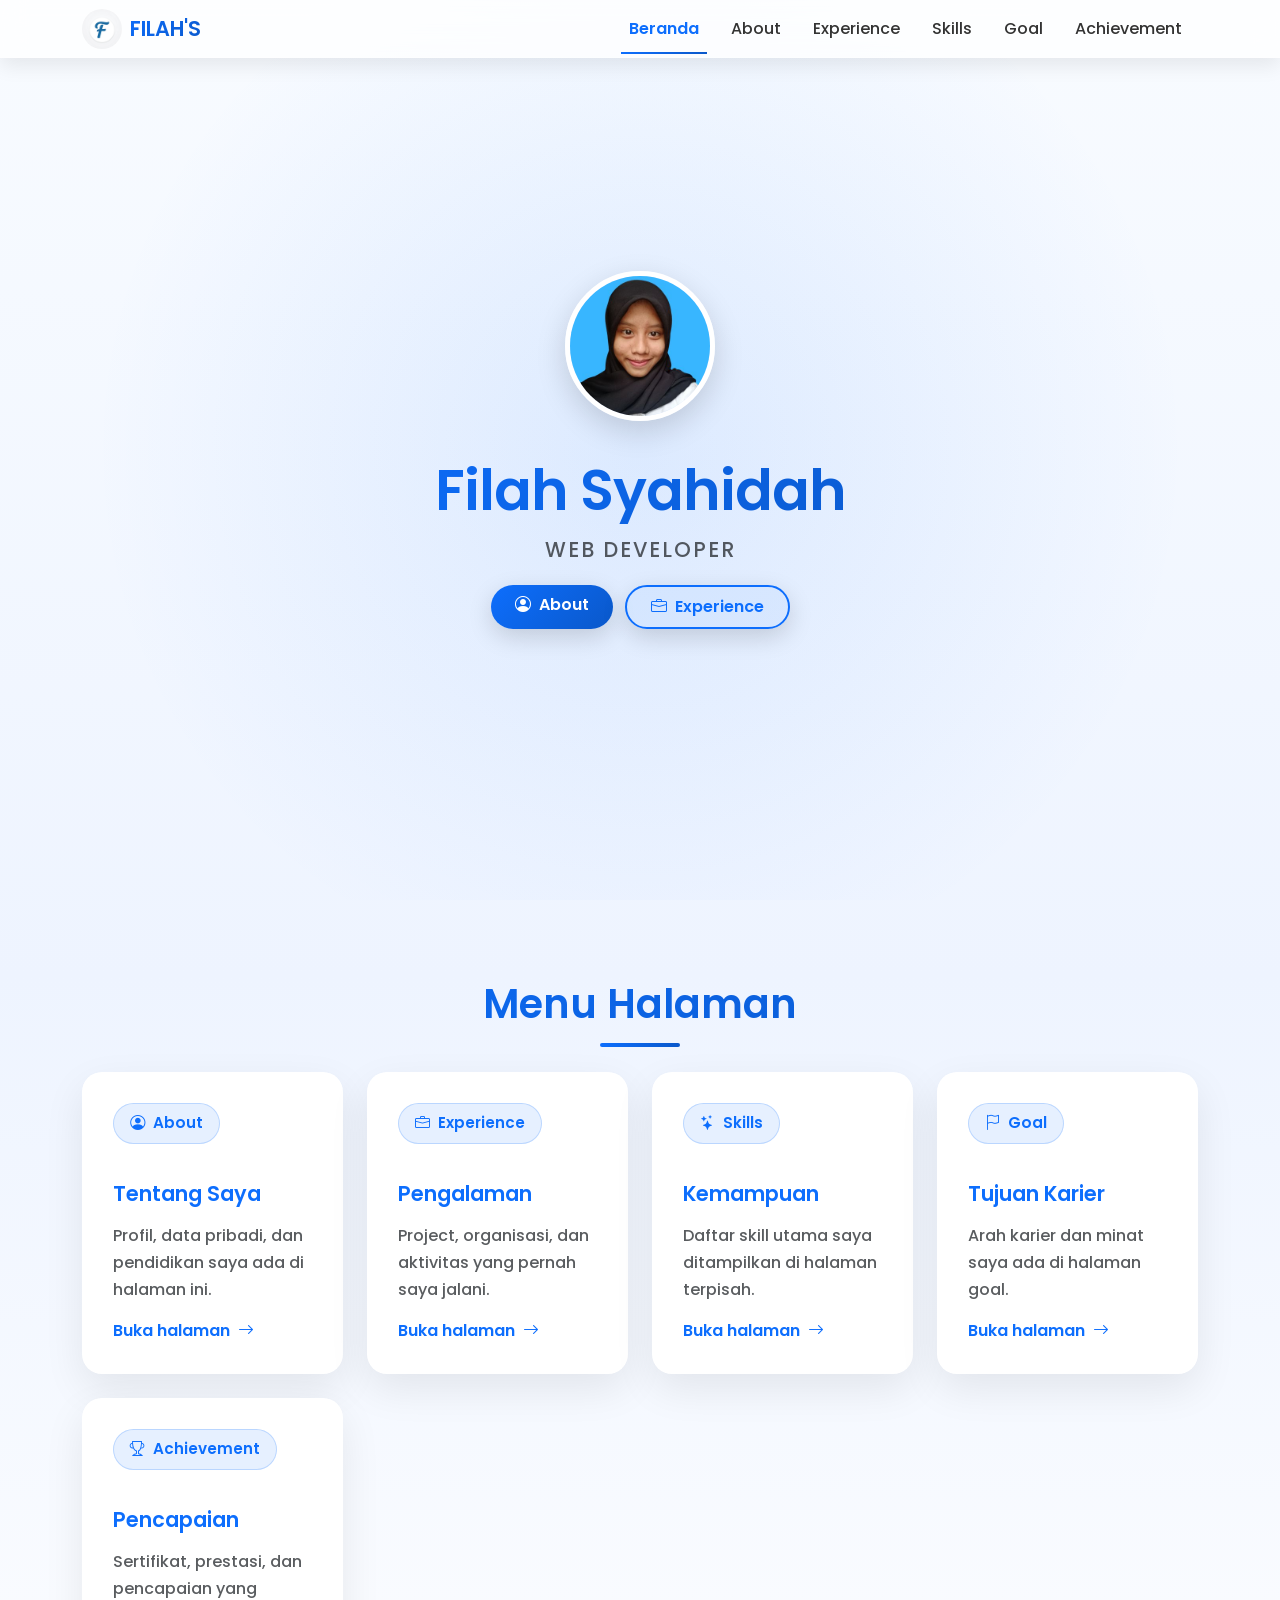
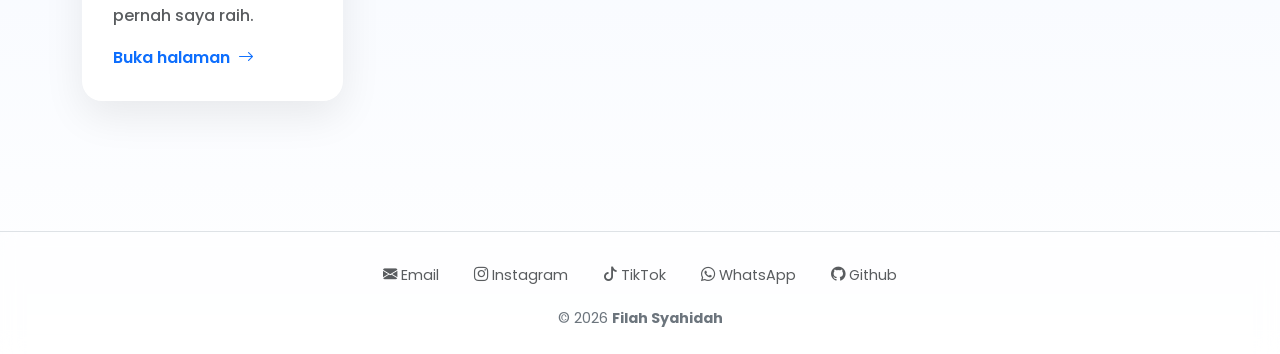
<file: index.html>
﻿<!DOCTYPE html>
<html lang="id">

<head>
    <meta charset="UTF-8">
    <meta name="viewport" content="width=device-width, initial-scale=1.0">
    <title>Portofolio | Filah'S</title>

    <link href="https://cdn.jsdelivr.net/npm/bootstrap@5.3.2/dist/css/bootstrap.min.css" rel="stylesheet">
    <link href="https://cdn.jsdelivr.net/npm/bootstrap-icons@1.11.1/font/bootstrap-icons.css" rel="stylesheet">
    <link href="https://fonts.googleapis.com/css2?family=Poppins:wght@300;400;500;600&display=swap" rel="stylesheet">
    <link rel="stylesheet" href="style.css">
    <link rel="icon" type="image/svg+xml" href="/favicon.svg?v=2">
    <link rel="shortcut icon" href="/favicon.svg?v=2">
    <link rel="apple-touch-icon" href="/favicon.svg?v=2">
</head>

<body>
    <nav class="navbar navbar-expand-lg navbar-light fixed-top">
        <div class="container">
            <img src="img/logo.png" alt="Logo" width="40" height="40" class="me-2 rounded-circle" onerror="this.onerror=null;this.src='img/fallback.svg';">
            <a class="navbar-brand active" href="index.html">FILAH'S</a>
            <button class="navbar-toggler" type="button" data-bs-toggle="collapse" data-bs-target="#navMenu">
                <span class="navbar-toggler-icon"></span>
            </button>
            <div class="collapse navbar-collapse" id="navMenu">
                <ul class="navbar-nav ms-auto">
                    <li class="nav-item"><a class="nav-link active" href="index.html">Beranda</a></li>
                    <li class="nav-item"><a class="nav-link" href="about.html">About</a></li>
                    <li class="nav-item"><a class="nav-link" href="experience.html">Experience</a></li>
                    <li class="nav-item"><a class="nav-link" href="skills.html">Skills</a></li>
                    <li class="nav-item"><a class="nav-link" href="goal.html">Goal</a></li>
                    <li class="nav-item"><a class="nav-link" href="achievement.html">Achievement</a></li>
                </ul>
            </div>
        </div>
    </nav>

    <section class="hero">
        <div class="container position-relative hero-text">
            <img src="img/filah.jpg" class="profile-img mb-3" alt="Foto Profil Filah Syahidah" onerror="this.onerror=null;this.src='img/fallback.svg';">
            <h2 class="fw-semibold">Filah Syahidah</h2>
            <p class="text-muted">Web Developer</p>

            <div class="hero-actions hero-btn">
                <a href="about.html" class="btn btn-primary btn-lg rounded-pill px-4 py-2">
                    <i class="bi bi-person-circle me-2"></i>About
                </a>
                <a href="experience.html" class="btn btn-outline-primary btn-lg rounded-pill px-4 py-2">
                    <i class="bi bi-briefcase me-2"></i>Experience
                </a>
            </div>
        </div>
    </section>

    <section>
        <div class="container">
            <h3 class="section-title">Menu Halaman</h3>
            <div class="row g-4">
                <div class="col-md-6 col-lg-3">
                    <div class="custom-card page-grid-card h-100">
                        <div class="page-badge"><i class="bi bi-person-circle"></i> About</div>
                        <h5 class="fw-semibold">Tentang Saya</h5>
                        <p class="text-muted mb-0">Profil, data pribadi, dan pendidikan saya ada di halaman ini.</p>
                        <a class="card-link" href="about.html">Buka halaman <i class="bi bi-arrow-right"></i></a>
                    </div>
                </div>
                <div class="col-md-6 col-lg-3">
                    <div class="custom-card page-grid-card h-100">
                        <div class="page-badge"><i class="bi bi-briefcase"></i> Experience</div>
                        <h5 class="fw-semibold">Pengalaman</h5>
                        <p class="text-muted mb-0">Project, organisasi, dan aktivitas yang pernah saya jalani.</p>
                        <a class="card-link" href="experience.html">Buka halaman <i class="bi bi-arrow-right"></i></a>
                    </div>
                </div>
                <div class="col-md-6 col-lg-3">
                    <div class="custom-card page-grid-card h-100">
                        <div class="page-badge"><i class="bi bi-stars"></i> Skills</div>
                        <h5 class="fw-semibold">Kemampuan</h5>
                        <p class="text-muted mb-0">Daftar skill utama saya ditampilkan di halaman terpisah.</p>
                        <a class="card-link" href="skills.html">Buka halaman <i class="bi bi-arrow-right"></i></a>
                    </div>
                </div>
                <div class="col-md-6 col-lg-3">
                    <div class="custom-card page-grid-card h-100">
                        <div class="page-badge"><i class="bi bi-flag"></i> Goal</div>
                        <h5 class="fw-semibold">Tujuan Karier</h5>
                        <p class="text-muted mb-0">Arah karier dan minat saya ada di halaman goal.</p>
                        <a class="card-link" href="goal.html">Buka halaman <i class="bi bi-arrow-right"></i></a>
                    </div>
                </div>
                <div class="col-md-6 col-lg-3">
    <div class="custom-card page-grid-card h-100">
        <div class="page-badge">
            <i class="bi bi-trophy"></i> Achievement
        </div>
        <h5 class="fw-semibold">Pencapaian</h5>
        <p class="text-muted mb-0">
            Sertifikat, prestasi, dan pencapaian yang pernah saya raih.
        </p>
        <a class="card-link" href="achievement.html">
            Buka halaman <i class="bi bi-arrow-right"></i>
        </a>
    </div>
                </div>
            </div>
        </div>
    </section>

    <footer>
        <div class="mt-2">
            <a href="mailto:filahsyhd@gmail.com" class="text-decoration-none text-muted me-3">
                <i class="bi bi-envelope-fill"></i> Email
            </a>
            <a href="https://www.instagram.com/qtiepyiee/" target="_blank" class="text-decoration-none text-muted me-3">
                <i class="bi bi-instagram"></i> Instagram
            </a>
            <a href="https://www.tiktok.com/@fillahhh__" target="_blank" class="text-decoration-none text-muted me-3">
                <i class="bi bi-tiktok"></i> TikTok
            </a>
            <a href="https://wa.me/6282249511051" target="_blank" class="text-decoration-none text-muted me-3">
                <i class="bi bi-whatsapp"></i> WhatsApp
            </a>
            <a href="https://github.com/filah-syahidah" target="_blank" class="text-decoration-none text-muted me-3">
                <i class="bi bi-github"></i> Github
            </a>
        </div>
        <br>
        © 2026 <strong>Filah Syahidah</strong>
    </footer>

    <script src="https://cdn.jsdelivr.net/npm/bootstrap@5.3.2/dist/js/bootstrap.bundle.min.js"></script>
</body>

</html>
</file>
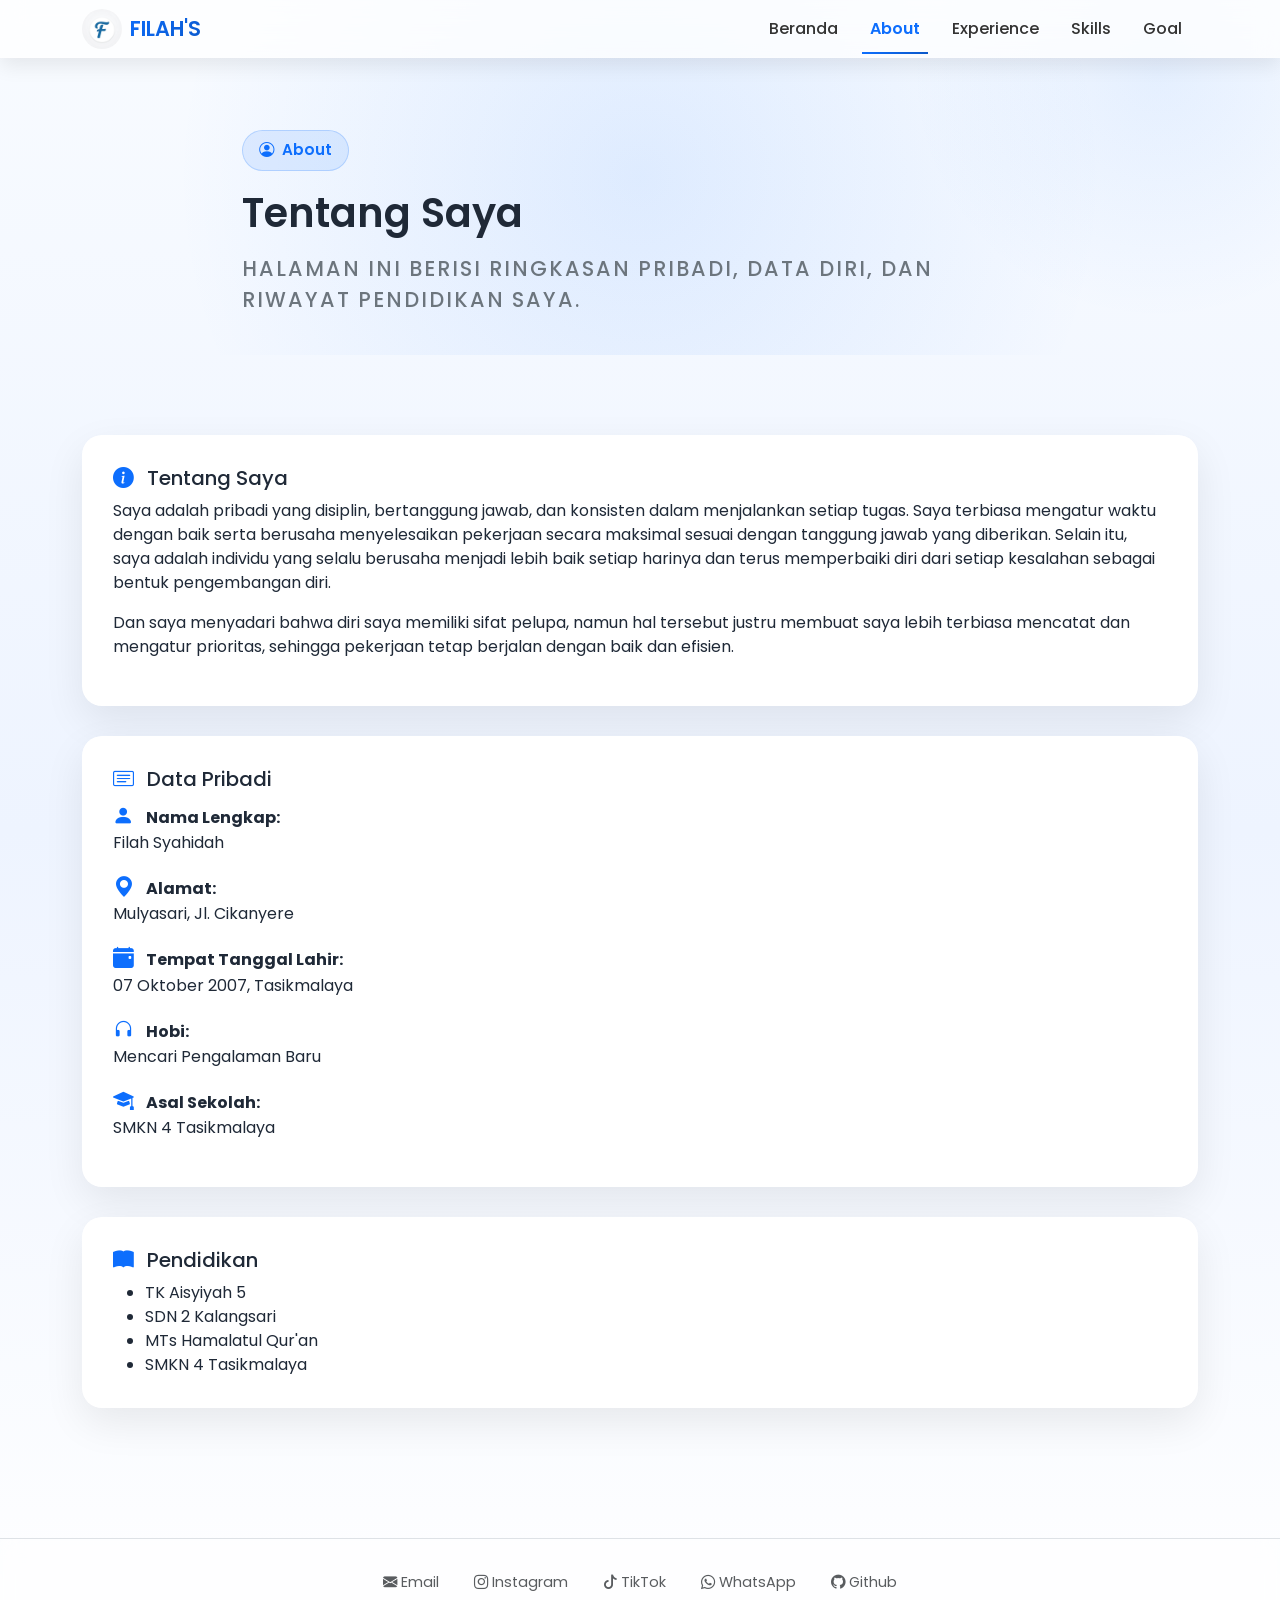
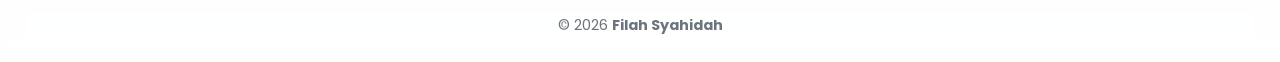
<file: about.html>
<!DOCTYPE html>
<html lang="id">

<head>
    <meta charset="UTF-8">
    <meta name="viewport" content="width=device-width, initial-scale=1.0">
    <title>About | Filah'S</title>
    <link href="https://cdn.jsdelivr.net/npm/bootstrap@5.3.2/dist/css/bootstrap.min.css" rel="stylesheet">
    <link href="https://cdn.jsdelivr.net/npm/bootstrap-icons@1.11.1/font/bootstrap-icons.css" rel="stylesheet">
    <link href="https://fonts.googleapis.com/css2?family=Poppins:wght@300;400;500;600&display=swap" rel="stylesheet">
    <link rel="stylesheet" href="style.css">
    <link rel="icon" type="image/svg+xml" href="/favicon.svg?v=2">
    <link rel="shortcut icon" href="/favicon.svg?v=2">
    <link rel="apple-touch-icon" href="/favicon.svg?v=2">
</head>

<body>
    <nav class="navbar navbar-expand-lg navbar-light fixed-top">
        <div class="container">
            <img src="img/logo.png" alt="Logo" width="40" height="40" class="me-2 rounded-circle" onerror="this.onerror=null;this.src='img/fallback.svg';">
            <a class="navbar-brand" href="index.html">FILAH'S</a>
            <button class="navbar-toggler" type="button" data-bs-toggle="collapse" data-bs-target="#navMenu">
                <span class="navbar-toggler-icon"></span>
            </button>
            <div class="collapse navbar-collapse" id="navMenu">
                <ul class="navbar-nav ms-auto">
                    <li class="nav-item"><a class="nav-link" href="index.html">Beranda</a></li>
                    <li class="nav-item"><a class="nav-link active" href="about.html">About</a></li>
                    <li class="nav-item"><a class="nav-link" href="experience.html">Experience</a></li>
                    <li class="nav-item"><a class="nav-link" href="skills.html">Skills</a></li>
                    <li class="nav-item"><a class="nav-link" href="goal.html">Goal</a></li>
                </ul>
            </div>
        </div>
    </nav>

    <section class="hero page-hero">
        <div class="container hero-copy">
            <div class="page-badge"><i class="bi bi-person-circle"></i> About</div>
            <h1 class="fw-semibold mb-3">Tentang Saya</h1>
            <p class="text-secondary mb-0">
                Halaman ini berisi ringkasan pribadi, data diri, dan riwayat pendidikan saya.
            </p>
        </div>
    </section>

    <section>
        <div class="container">
            <div class="section-box">
                <h5><i class="bi bi-info-circle-fill"></i> Tentang Saya</h5>
                <p>
                    Saya adalah pribadi yang disiplin, bertanggung jawab, dan konsisten dalam menjalankan setiap tugas. Saya terbiasa mengatur waktu dengan baik serta berusaha menyelesaikan pekerjaan secara maksimal sesuai dengan tanggung jawab yang diberikan. Selain itu, saya adalah individu yang selalu berusaha menjadi lebih baik setiap harinya dan terus memperbaiki diri dari setiap kesalahan sebagai bentuk pengembangan diri.
                </p>
                <p>
                    Dan saya menyadari bahwa diri saya memiliki sifat pelupa, namun hal tersebut justru membuat saya lebih terbiasa mencatat dan mengatur prioritas, sehingga pekerjaan tetap berjalan dengan baik dan efisien.
                </p>
            </div>

            <div class="section-box">
                <h5><i class="bi bi-card-text"></i> Data Pribadi</h5>
                <p><i class="bi bi-person-fill"></i> <strong>Nama Lengkap:</strong><br>Filah Syahidah</p>
                <p><i class="bi bi-geo-alt-fill"></i> <strong>Alamat:</strong><br>Mulyasari, Jl. Cikanyere</p>
                <p><i class="bi bi-calendar-event-fill"></i> <strong>Tempat Tanggal Lahir:</strong><br>07 Oktober 2007, Tasikmalaya</p>
                <p><i class="bi bi-headphones"></i> <strong>Hobi:</strong><br>Mencari Pengalaman Baru</p>
                <p><i class="bi bi-mortarboard-fill"></i> <strong>Asal Sekolah:</strong><br>SMKN 4 Tasikmalaya</p>
            </div>

            <div class="section-box mb-0">
                <h5><i class="bi bi-book-fill"></i> Pendidikan</h5>
                <ul class="mb-0">
                    <li>TK Aisyiyah 5</li>
                    <li>SDN 2 Kalangsari</li>
                    <li>MTs Hamalatul Qur'an</li>
                    <li>SMKN 4 Tasikmalaya</li>
                </ul>
            </div>
        </div>
    </section>

    <footer>
        <div class="mt-2">
            <a href="mailto:filahsyhd@gmail.com" class="text-decoration-none text-muted me-3"><i class="bi bi-envelope-fill"></i> Email</a>
            <a href="https://www.instagram.com/qtiepyiee/" target="_blank" class="text-decoration-none text-muted me-3"><i class="bi bi-instagram"></i> Instagram</a>
            <a href="https://www.tiktok.com/@fillahhh__" target="_blank" class="text-decoration-none text-muted me-3"><i class="bi bi-tiktok"></i> TikTok</a>
            <a href="https://wa.me/6282249511051" target="_blank" class="text-decoration-none text-muted me-3"><i class="bi bi-whatsapp"></i> WhatsApp</a>
            <a href="https://github.com/filah-syahidah" target="_blank" class="text-decoration-none text-muted me-3"><i class="bi bi-github"></i> Github</a>
        </div>
        <br>
        © 2026 <strong>Filah Syahidah</strong>
    </footer>

    <script src="https://cdn.jsdelivr.net/npm/bootstrap@5.3.2/dist/js/bootstrap.bundle.min.js"></script>
</body>

</html>
</file>
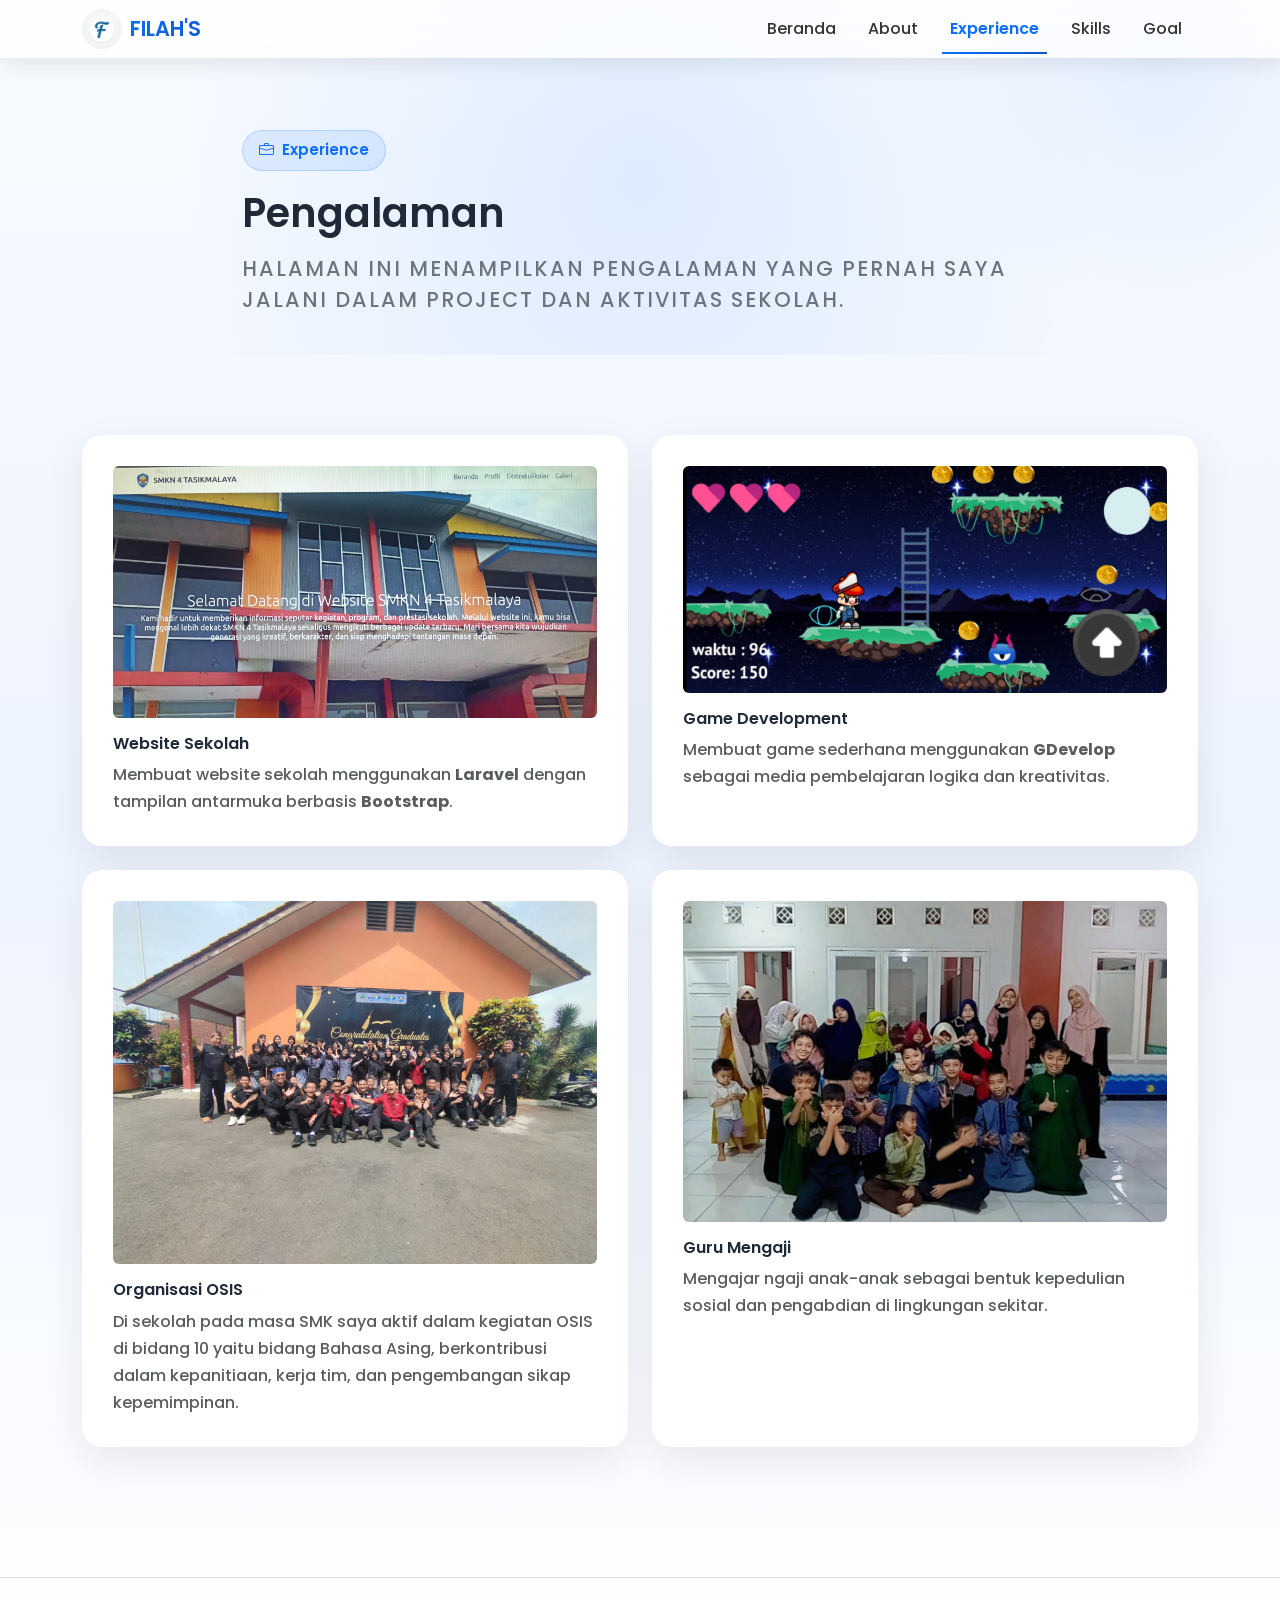
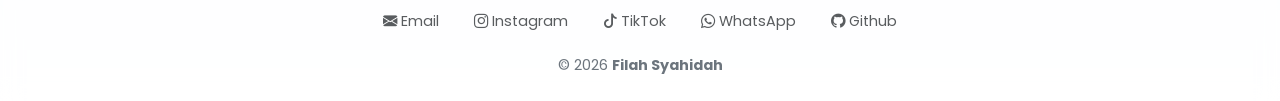
<file: experience.html>
<!DOCTYPE html>
<html lang="id">

<head>
    <meta charset="UTF-8">
    <meta name="viewport" content="width=device-width, initial-scale=1.0">
    <title>Experience | Filah'S</title>
    <link href="https://cdn.jsdelivr.net/npm/bootstrap@5.3.2/dist/css/bootstrap.min.css" rel="stylesheet">
    <link href="https://cdn.jsdelivr.net/npm/bootstrap-icons@1.11.1/font/bootstrap-icons.css" rel="stylesheet">
    <link href="https://fonts.googleapis.com/css2?family=Poppins:wght@300;400;500;600&display=swap" rel="stylesheet">
    <link rel="stylesheet" href="style.css">
    <link rel="icon" type="image/svg+xml" href="/favicon.svg?v=2">
    <link rel="shortcut icon" href="/favicon.svg?v=2">
    <link rel="apple-touch-icon" href="/favicon.svg?v=2">
</head>

<body>
    <nav class="navbar navbar-expand-lg navbar-light fixed-top">
        <div class="container">
            <img src="img/logo.png" alt="Logo" width="40" height="40" class="me-2 rounded-circle" onerror="this.onerror=null;this.src='img/fallback.svg';">
            <a class="navbar-brand" href="index.html">FILAH'S</a>
            <button class="navbar-toggler" type="button" data-bs-toggle="collapse" data-bs-target="#navMenu">
                <span class="navbar-toggler-icon"></span>
            </button>
            <div class="collapse navbar-collapse" id="navMenu">
                <ul class="navbar-nav ms-auto">
                    <li class="nav-item"><a class="nav-link" href="index.html">Beranda</a></li>
                    <li class="nav-item"><a class="nav-link" href="about.html">About</a></li>
                    <li class="nav-item"><a class="nav-link active" href="experience.html">Experience</a></li>
                    <li class="nav-item"><a class="nav-link" href="skills.html">Skills</a></li>
                    <li class="nav-item"><a class="nav-link" href="goal.html">Goal</a></li>
                </ul>
            </div>
        </div>
    </nav>

    <section class="hero page-hero">
        <div class="container hero-copy">
            <div class="page-badge"><i class="bi bi-briefcase"></i> Experience</div>
            <h1 class="fw-semibold mb-3">Pengalaman</h1>
            <p class="text-secondary mb-0">
                Halaman ini menampilkan pengalaman yang pernah saya jalani dalam project dan aktivitas sekolah.
            </p>
        </div>
    </section>

    <section>
        <div class="container">
            <div class="row g-4">
                <div class="col-md-6">
                    <div class="custom-card h-100">
                        <img src="img/website-sekolah.jpg" class="img-fluid rounded mb-3" alt="Website Sekolah" onerror="this.onerror=null;this.src='img/fallback.svg';">
                        <h6 class="fw-semibold">Website Sekolah</h6>
                        <p class="text-muted mb-0">
                            Membuat website sekolah menggunakan <strong>Laravel</strong> dengan tampilan antarmuka berbasis <strong>Bootstrap</strong>.
                        </p>
                    </div>
                </div>

                <div class="col-md-6">
                    <div class="custom-card h-100">
                        <img src="img/game-unity.jpg" class="img-fluid rounded mb-3" alt="Game Unity & GDevelop" onerror="this.onerror=null;this.src='img/fallback.svg';">
                        <h6 class="fw-semibold">Game Development</h6>
                        <p class="text-muted mb-0">
                            Membuat game sederhana menggunakan <strong>GDevelop</strong> sebagai media pembelajaran logika dan kreativitas.
                        </p>
                    </div>
                </div>

                <div class="col-md-6">
                    <div class="custom-card h-100">
                        <img src="img/osis.jpg" class="img-fluid rounded mb-3" alt="Organisasi OSIS" onerror="this.onerror=null;this.src='img/fallback.svg';">
                        <h6 class="fw-semibold">Organisasi OSIS</h6>
                        <p class="text-muted mb-0">
                            Di sekolah pada masa SMK saya aktif dalam kegiatan OSIS di bidang 10 yaitu bidang Bahasa Asing, berkontribusi dalam kepanitiaan, kerja tim, dan pengembangan sikap kepemimpinan.
                        </p>
                    </div>
                </div>

                <div class="col-md-6">
                    <div class="custom-card h-100">
                        <img src="img/ngaji.jpg" class="img-fluid rounded mb-3" alt="Guru Mengaji" onerror="this.onerror=null;this.src='img/fallback.svg';">
                        <h6 class="fw-semibold">Guru Mengaji</h6>
                        <p class="text-muted mb-0">
                            Mengajar ngaji anak-anak sebagai bentuk kepedulian sosial dan pengabdian di lingkungan sekitar.
                        </p>
                    </div>
                </div>
            </div>
        </div>
    </section>

    <footer>
        <div class="mt-2">
            <a href="mailto:filahsyhd@gmail.com" class="text-decoration-none text-muted me-3"><i class="bi bi-envelope-fill"></i> Email</a>
            <a href="https://www.instagram.com/qtiepyiee/" target="_blank" class="text-decoration-none text-muted me-3"><i class="bi bi-instagram"></i> Instagram</a>
            <a href="https://www.tiktok.com/@fillahhh__" target="_blank" class="text-decoration-none text-muted me-3"><i class="bi bi-tiktok"></i> TikTok</a>
            <a href="https://wa.me/6282249511051" target="_blank" class="text-decoration-none text-muted me-3"><i class="bi bi-whatsapp"></i> WhatsApp</a>
            <a href="https://github.com/filah-syahidah" target="_blank" class="text-decoration-none text-muted me-3"><i class="bi bi-github"></i> Github</a>
        </div>
        <br>
        © 2026 <strong>Filah Syahidah</strong>
    </footer>

    <script src="https://cdn.jsdelivr.net/npm/bootstrap@5.3.2/dist/js/bootstrap.bundle.min.js"></script>
</body>

</html>
</file>
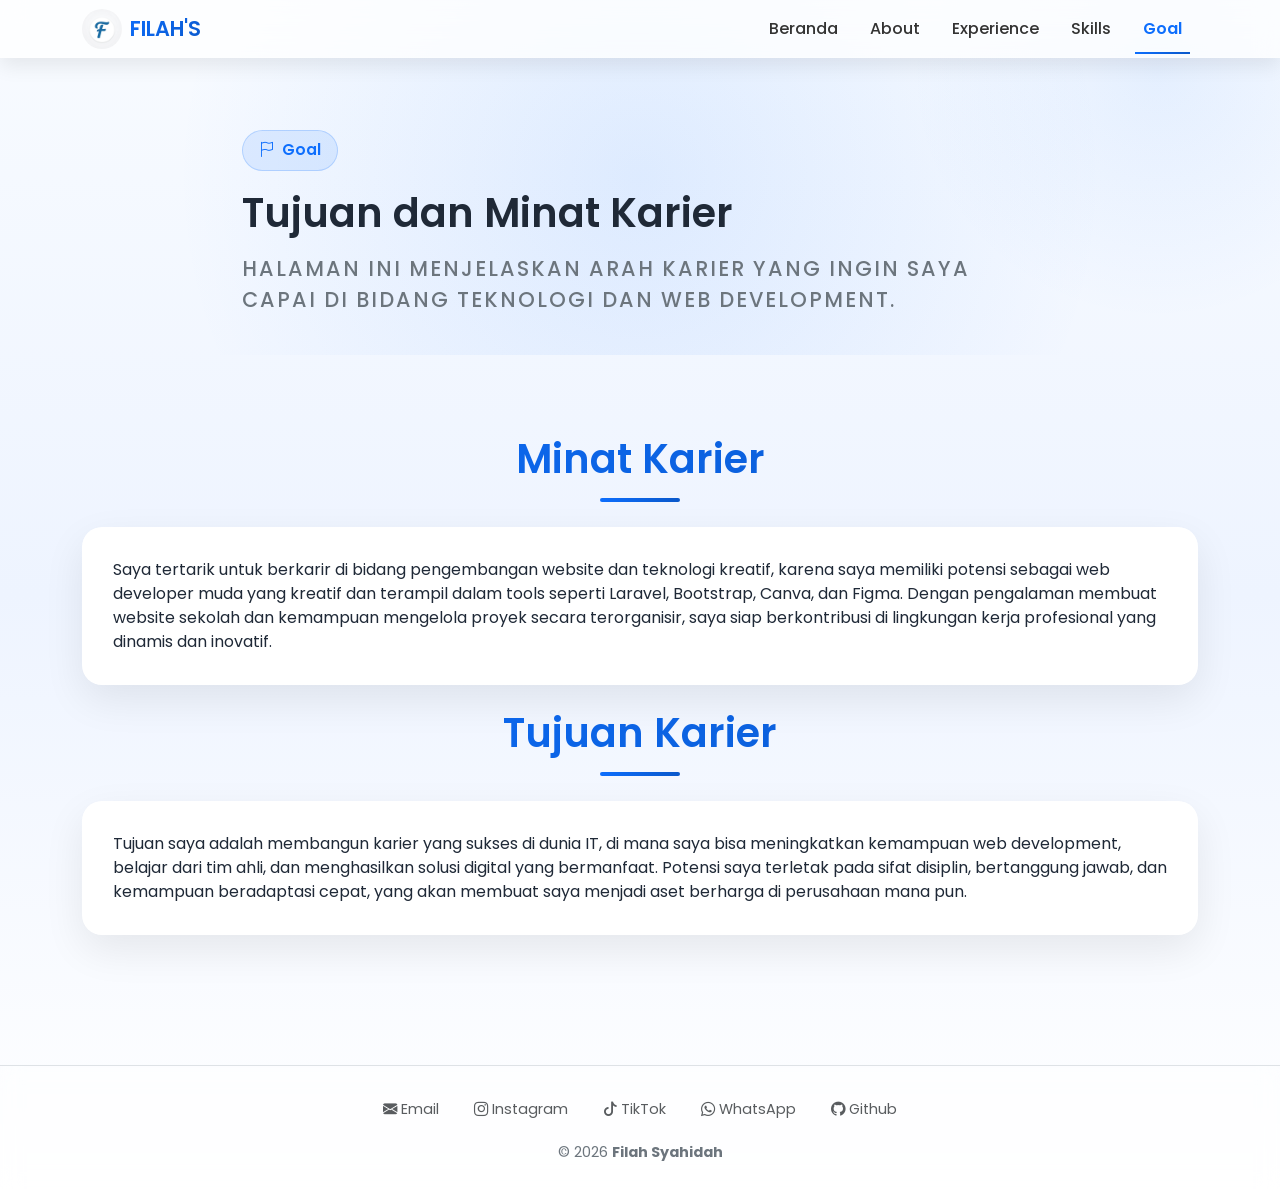
<file: goal.html>
<!DOCTYPE html>
<html lang="id">

<head>
    <meta charset="UTF-8">
    <meta name="viewport" content="width=device-width, initial-scale=1.0">
    <title>Goal | Filah'S</title>
    <link href="https://cdn.jsdelivr.net/npm/bootstrap@5.3.2/dist/css/bootstrap.min.css" rel="stylesheet">
    <link href="https://cdn.jsdelivr.net/npm/bootstrap-icons@1.11.1/font/bootstrap-icons.css" rel="stylesheet">
    <link href="https://fonts.googleapis.com/css2?family=Poppins:wght@300;400;500;600&display=swap" rel="stylesheet">
    <link rel="stylesheet" href="style.css">
    <link rel="icon" type="image/svg+xml" href="/favicon.svg?v=2">
    <link rel="shortcut icon" href="/favicon.svg?v=2">
    <link rel="apple-touch-icon" href="/favicon.svg?v=2">
</head>

<body>
    <nav class="navbar navbar-expand-lg navbar-light fixed-top">
        <div class="container">
            <img src="img/logo.png" alt="Logo" width="40" height="40" class="me-2 rounded-circle" onerror="this.onerror=null;this.src='img/fallback.svg';">
            <a class="navbar-brand" href="index.html">FILAH'S</a>
            <button class="navbar-toggler" type="button" data-bs-toggle="collapse" data-bs-target="#navMenu">
                <span class="navbar-toggler-icon"></span>
            </button>
            <div class="collapse navbar-collapse" id="navMenu">
                <ul class="navbar-nav ms-auto">
                    <li class="nav-item"><a class="nav-link" href="index.html">Beranda</a></li>
                    <li class="nav-item"><a class="nav-link" href="about.html">About</a></li>
                    <li class="nav-item"><a class="nav-link" href="experience.html">Experience</a></li>
                    <li class="nav-item"><a class="nav-link" href="skills.html">Skills</a></li>
                    <li class="nav-item"><a class="nav-link active" href="goal.html">Goal</a></li>
                </ul>
            </div>
        </div>
    </nav>

    <section class="hero page-hero">
        <div class="container hero-copy">
            <div class="page-badge"><i class="bi bi-flag"></i> Goal</div>
            <h1 class="fw-semibold mb-3">Tujuan dan Minat Karier</h1>
            <p class="text-secondary mb-0">
                Halaman ini menjelaskan arah karier yang ingin saya capai di bidang teknologi dan web development.
            </p>
        </div>
    </section>

    <section>
        <div class="container">
            <h5 class="section-title">Minat Karier</h5>
            <div class="custom-card mb-4">
                Saya tertarik untuk berkarir di bidang pengembangan website dan teknologi kreatif, karena saya memiliki potensi sebagai web developer muda yang kreatif dan terampil dalam tools seperti Laravel, Bootstrap, Canva, dan Figma. Dengan pengalaman membuat website sekolah dan kemampuan mengelola proyek secara terorganisir, saya siap berkontribusi di lingkungan kerja profesional yang dinamis dan inovatif.
            </div>

            <h5 class="section-title">Tujuan Karier</h5>
            <div class="custom-card">
                Tujuan saya adalah membangun karier yang sukses di dunia IT, di mana saya bisa meningkatkan kemampuan web development, belajar dari tim ahli, dan menghasilkan solusi digital yang bermanfaat. Potensi saya terletak pada sifat disiplin, bertanggung jawab, dan kemampuan beradaptasi cepat, yang akan membuat saya menjadi aset berharga di perusahaan mana pun.
            </div>
        </div>
    </section>

    <footer>
        <div class="mt-2">
            <a href="mailto:filahsyhd@gmail.com" class="text-decoration-none text-muted me-3"><i class="bi bi-envelope-fill"></i> Email</a>
            <a href="https://www.instagram.com/qtiepyiee/" target="_blank" class="text-decoration-none text-muted me-3"><i class="bi bi-instagram"></i> Instagram</a>
            <a href="https://www.tiktok.com/@fillahhh__" target="_blank" class="text-decoration-none text-muted me-3"><i class="bi bi-tiktok"></i> TikTok</a>
            <a href="https://wa.me/6282249511051" target="_blank" class="text-decoration-none text-muted me-3"><i class="bi bi-whatsapp"></i> WhatsApp</a>
            <a href="https://github.com/filah-syahidah" target="_blank" class="text-decoration-none text-muted me-3"><i class="bi bi-github"></i> Github</a>
        </div>
        <br>
        © 2026 <strong>Filah Syahidah</strong>
    </footer>

    <script src="https://cdn.jsdelivr.net/npm/bootstrap@5.3.2/dist/js/bootstrap.bundle.min.js"></script>
</body>

</html>
</file>
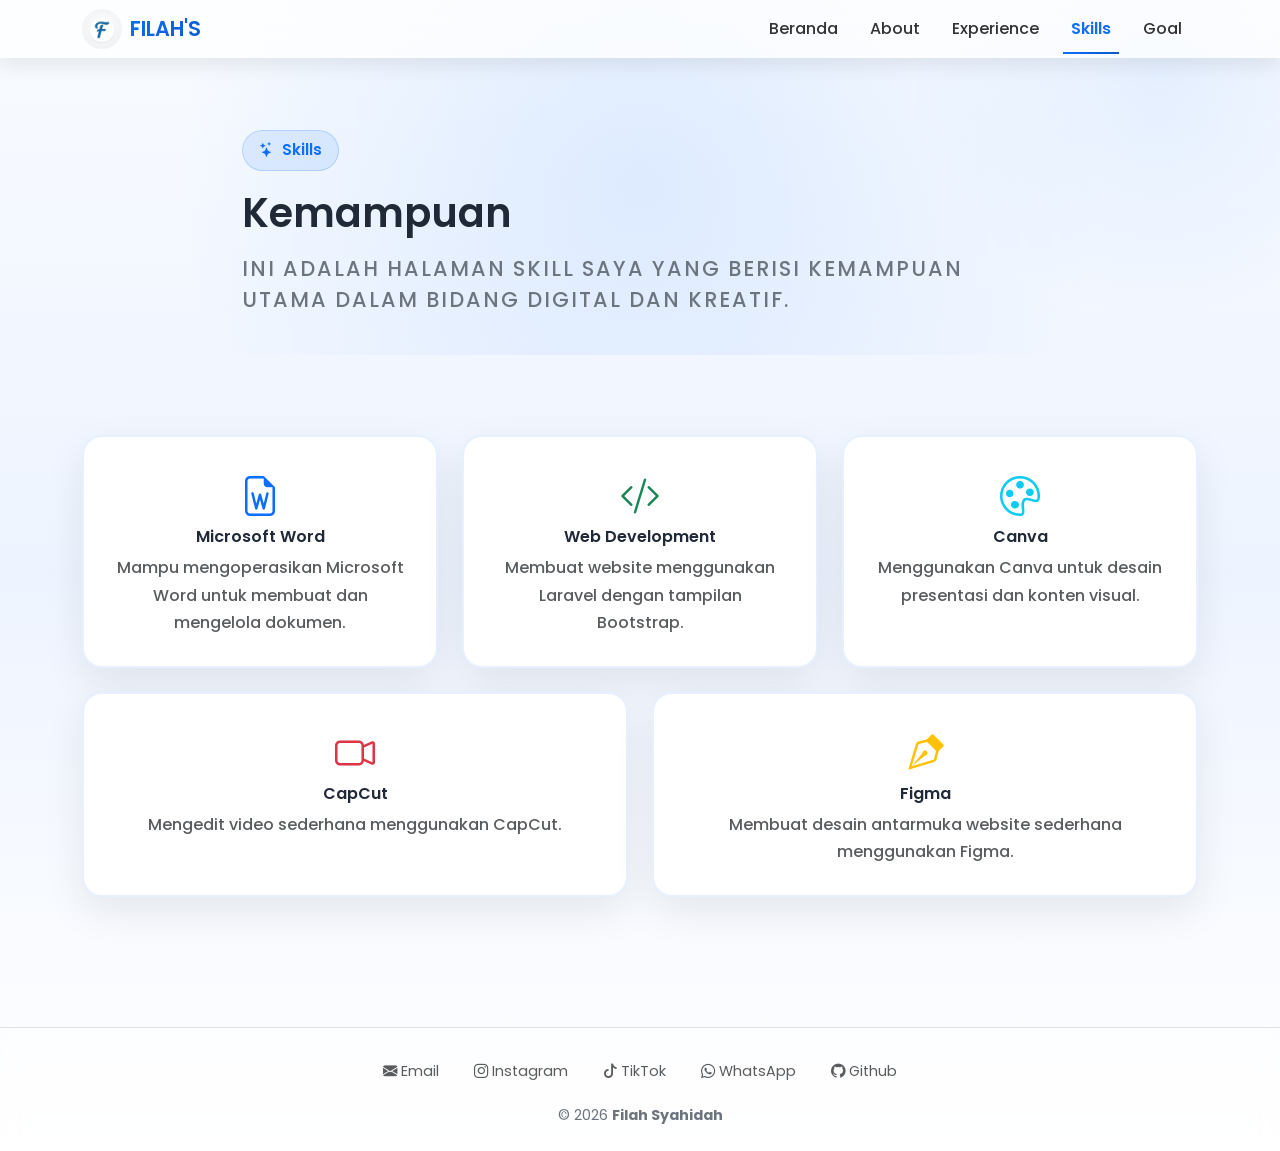
<file: skills.html>
<!DOCTYPE html>
<html lang="id">

<head>
    <meta charset="UTF-8">
    <meta name="viewport" content="width=device-width, initial-scale=1.0">
    <title>Skills | Filah'S</title>
    <link href="https://cdn.jsdelivr.net/npm/bootstrap@5.3.2/dist/css/bootstrap.min.css" rel="stylesheet">
    <link href="https://cdn.jsdelivr.net/npm/bootstrap-icons@1.11.1/font/bootstrap-icons.css" rel="stylesheet">
    <link href="https://fonts.googleapis.com/css2?family=Poppins:wght@300;400;500;600&display=swap" rel="stylesheet">
    <link rel="stylesheet" href="style.css">
    <link rel="icon" type="image/svg+xml" href="/favicon.svg?v=2">
    <link rel="shortcut icon" href="/favicon.svg?v=2">
    <link rel="apple-touch-icon" href="/favicon.svg?v=2">
</head>

<body>
    <nav class="navbar navbar-expand-lg navbar-light fixed-top">
        <div class="container">
            <img src="img/logo.png" alt="Logo" width="40" height="40" class="me-2 rounded-circle" onerror="this.onerror=null;this.src='img/fallback.svg';">
            <a class="navbar-brand" href="index.html">FILAH'S</a>
            <button class="navbar-toggler" type="button" data-bs-toggle="collapse" data-bs-target="#navMenu">
                <span class="navbar-toggler-icon"></span>
            </button>
            <div class="collapse navbar-collapse" id="navMenu">
                <ul class="navbar-nav ms-auto">
                    <li class="nav-item"><a class="nav-link" href="index.html">Beranda</a></li>
                    <li class="nav-item"><a class="nav-link" href="about.html">About</a></li>
                    <li class="nav-item"><a class="nav-link" href="experience.html">Experience</a></li>
                    <li class="nav-item"><a class="nav-link active" href="skills.html">Skills</a></li>
                    <li class="nav-item"><a class="nav-link" href="goal.html">Goal</a></li>
                </ul>
            </div>
        </div>
    </nav>

    <section class="hero page-hero">
        <div class="container hero-copy">
            <div class="page-badge"><i class="bi bi-stars"></i> Skills</div>
            <h1 class="fw-semibold mb-3">Kemampuan</h1>
            <p class="text-secondary mb-0">
                Ini adalah halaman skill saya yang berisi kemampuan utama dalam bidang digital dan kreatif.
            </p>
        </div>
    </section>

    <section>
        <div class="container">
            <div class="row g-4">
                <div class="col-md-4">
                    <div class="custom-card text-center skill-card skill-delay-1 h-100">
                        <i class="bi bi-file-earmark-word fs-1 text-primary mb-3"></i>
                        <h6 class="fw-semibold">Microsoft Word</h6>
                        <p class="text-muted mb-0">
                            Mampu mengoperasikan Microsoft Word untuk membuat dan mengelola dokumen.
                        </p>
                    </div>
                </div>

                <div class="col-md-4">
                    <div class="custom-card text-center skill-card skill-delay-2 h-100">
                        <i class="bi bi-code-slash fs-1 text-success mb-3"></i>
                        <h6 class="fw-semibold">Web Development</h6>
                        <p class="text-muted mb-0">
                            Membuat website menggunakan Laravel dengan tampilan Bootstrap.
                        </p>
                    </div>
                </div>

                <div class="col-md-4">
                    <div class="custom-card text-center skill-card skill-delay-3 h-100">
                        <i class="bi bi-palette fs-1 text-info mb-3"></i>
                        <h6 class="fw-semibold">Canva</h6>
                        <p class="text-muted mb-0">
                            Menggunakan Canva untuk desain presentasi dan konten visual.
                        </p>
                    </div>
                </div>

                <div class="col-md-6">
                    <div class="custom-card text-center skill-card skill-delay-4 h-100">
                        <i class="bi bi-camera-video fs-1 text-danger mb-3"></i>
                        <h6 class="fw-semibold">CapCut</h6>
                        <p class="text-muted mb-0">
                            Mengedit video sederhana menggunakan CapCut.
                        </p>
                    </div>
                </div>

                <div class="col-md-6">
                    <div class="custom-card text-center skill-card skill-delay-5 h-100">
                        <i class="bi bi-vector-pen fs-1 text-warning mb-3"></i>
                        <h6 class="fw-semibold">Figma</h6>
                        <p class="text-muted mb-0">
                            Membuat desain antarmuka website sederhana menggunakan Figma.
                        </p>
                    </div>
                </div>
            </div>
        </div>
    </section>

    <footer>
        <div class="mt-2">
            <a href="mailto:filahsyhd@gmail.com" class="text-decoration-none text-muted me-3"><i class="bi bi-envelope-fill"></i> Email</a>
            <a href="https://www.instagram.com/qtiepyiee/" target="_blank" class="text-decoration-none text-muted me-3"><i class="bi bi-instagram"></i> Instagram</a>
            <a href="https://www.tiktok.com/@fillahhh__" target="_blank" class="text-decoration-none text-muted me-3"><i class="bi bi-tiktok"></i> TikTok</a>
            <a href="https://wa.me/6282249511051" target="_blank" class="text-decoration-none text-muted me-3"><i class="bi bi-whatsapp"></i> WhatsApp</a>
            <a href="https://github.com/filah-syahidah" target="_blank" class="text-decoration-none text-muted me-3"><i class="bi bi-github"></i> Github</a>
        </div>
        <br>
        © 2026 <strong>Filah Syahidah</strong>
    </footer>

    <script src="https://cdn.jsdelivr.net/npm/bootstrap@5.3.2/dist/js/bootstrap.bundle.min.js"></script>
</body>

</html>
</file>
<file: style.css>
* {
    margin: 0;
    padding: 0;
    box-sizing: border-box;
}

html {
    scroll-behavior: smooth;
}

body {
    font-family: 'Poppins', sans-serif;
    background: linear-gradient(135deg, #f5f7ff 0%, #f0e9ff 50%, #fff3e9 100%);
    background-attachment: fixed;
    color: #1f2937;
    overflow-x: hidden;
}

/* ✨ NAVBAR ENHANCEMENT */
.navbar {
    backdrop-filter: blur(20px);
    background: rgba(255, 255, 255, 0.7);
    box-shadow: 0 8px 32px rgba(13, 110, 253, 0.1);
    border-bottom: 1px solid rgba(255, 255, 255, 0.2);
    transition: all 0.3s ease;
}

.navbar:hover {
    background: rgba(255, 255, 255, 0.85);
    box-shadow: 0 12px 40px rgba(13, 110, 253, 0.15);
}

.navbar-brand {
    font-weight: 700;
    font-size: 1.3rem;
    background: linear-gradient(135deg, #0d6efd, #0a58ca);
    -webkit-background-clip: text;
    -webkit-text-fill-color: transparent;
    background-clip: text;
    animation: fadeIn 0.8s ease;
}

.nav-link {
    font-weight: 500;
    color: #333;
    transition: all 0.3s ease;
    position: relative;
    margin: 0 8px;
}

.nav-link::after {
    content: '';
    position: absolute;
    bottom: -5px;
    left: 0;
    width: 0;
    height: 2px;
    background: linear-gradient(90deg, #0d6efd, #0a58ca);
    transition: width 0.3s ease;
}

.nav-link:hover::after,
.nav-link.active::after {
    width: 100%;
}

.nav-link:hover,
.nav-link.active {
    color: #0d6efd;
    font-weight: 600;
}

/* ⭐ HERO SECTION */
.hero {
    min-height: 100vh;
    display: flex;
    align-items: center;
    text-align: center;
    padding-top: 80px;
    position: relative;
    overflow: hidden;
}

.hero::before {
    content: '';
    position: absolute;
    top: 0;
    left: 0;
    right: 0;
    bottom: 0;
    background: 
        radial-gradient(circle at 20% 50%, rgba(13, 110, 253, 0.15) 0%, transparent 50%),
        radial-gradient(circle at 80% 50%, rgba(208, 100, 255, 0.1) 0%, transparent 50%);
    animation: gradientShift 6s ease-in-out infinite;
    z-index: -1;
}

.hero::after {
    content: '';
    position: absolute;
    top: -50%;
    right: -10%;
    width: 500px;
    height: 500px;
    background: radial-gradient(circle, rgba(13, 110, 253, 0.08) 0%, transparent 70%);
    border-radius: 50%;
    animation: float 6s ease-in-out infinite;
    z-index: -1;
}

.profile-img {
    width: 180px;
    height: 180px;
    object-fit: cover;
    border-radius: 50%;
    border: 5px solid #fff;
    box-shadow: 0 20px 60px rgba(13, 110, 253, 0.3),
                inset 0 0 20px rgba(255, 255, 255, 0.5);
    animation: zoomInProfile 1s ease-out, float 4s ease-in-out infinite 0.5s;
    transition: all 0.4s ease;
    cursor: pointer;
}

.profile-img:hover {
    transform: scale(1.08);
    box-shadow: 0 25px 70px rgba(13, 110, 253, 0.4),
                inset 0 0 25px rgba(255, 255, 255, 0.7);
    filter: brightness(1.1);
}

.hero h2 {
    font-size: 3.5rem;
    font-weight: 700;
    background: linear-gradient(135deg, #0d6efd, #0a58ca);
    -webkit-background-clip: text;
    -webkit-text-fill-color: transparent;
    background-clip: text;
    animation: fadeInUp 1s ease-out;
    margin: 20px 0 10px;
    letter-spacing: -1px;
}

.hero p {
    font-size: 1.3rem;
    color: #666;
    font-weight: 500;
    animation: fadeInUp 1s ease-out 0.2s both;
    text-transform: uppercase;
    letter-spacing: 2px;
}

.hero-text {
    max-width: 760px;
    margin: 0 auto;
    position: relative;
    z-index: 2;
}

.hero-actions {
    display: flex;
    justify-content: center;
    gap: 20px;
    flex-wrap: wrap;
    margin-top: 40px;
    animation: fadeInUp 1s ease-out 0.4s both;
}

.hero-actions .btn {
    padding: 14px 40px;
    font-weight: 600;
    border-radius: 50px;
    transition: all 0.4s cubic-bezier(0.34, 1.56, 0.64, 1);
    box-shadow: 0 8px 25px rgba(0, 0, 0, 0.15);
    font-size: 1rem;
}

.hero-actions .btn-primary {
    background: linear-gradient(135deg, #0d6efd, #0a58ca);
    border: none;
}

.hero-actions .btn-primary:hover {
    transform: translateY(-4px) scale(1.05);
    box-shadow: 0 15px 40px rgba(13, 110, 253, 0.4);
    background: linear-gradient(135deg, #0a58ca, #0849a3);
}

.hero-actions .btn-outline-primary {
    color: #0d6efd;
    border: 2px solid #0d6efd;
    background: rgba(13, 110, 253, 0.05);
}

.hero-actions .btn-outline-primary:hover {
    background: #0d6efd;
    color: white;
    transform: translateY(-4px) scale(1.05);
    box-shadow: 0 15px 40px rgba(13, 110, 253, 0.3);
}

.btn-icon {
    display: inline-flex;
    align-items: center;
    gap: 10px;
}

/* 📱 PAGE HERO */
.page-hero {
    padding: 130px 0 40px;
    min-height: auto;
    text-align: left;
}

.page-hero .hero-copy {
    max-width: 820px;
}

.page-badge {
    display: inline-flex;
    align-items: center;
    gap: 10px;
    padding: 10px 20px;
    border-radius: 50px;
    background: linear-gradient(135deg, rgba(13, 110, 253, 0.15), rgba(13, 110, 253, 0.05));
    color: #0d6efd;
    font-weight: 600;
    margin-bottom: 25px;
    border: 1px solid rgba(13, 110, 253, 0.2);
    transition: all 0.3s ease;
    font-size: 0.95rem;
}

.page-badge:hover {
    background: linear-gradient(135deg, rgba(13, 110, 253, 0.25), rgba(13, 110, 253, 0.1));
    border-color: rgba(13, 110, 253, 0.4);
}

/* 🎯 SECTION */
section {
    padding: 90px 0;
    animation: fadeUp 1s ease-out;
    position: relative;
}

.section-title {
    font-size: 2.5rem;
    font-weight: 700;
    background: linear-gradient(135deg, #0d6efd, #0a58ca);
    -webkit-background-clip: text;
    -webkit-text-fill-color: transparent;
    background-clip: text;
    margin-bottom: 50px;
    text-align: center;
    position: relative;
    animation: slideInDown 0.8s ease-out;
}

.section-title::after {
    content: '';
    display: block;
    width: 80px;
    height: 4px;
    background: linear-gradient(90deg, #0d6efd, #0a58ca);
    margin: 15px auto 0;
    border-radius: 2px;
    animation: expandWidth 0.8s ease-out;
}

/* 🎴 CARDS */
.custom-card {
    border-radius: 20px;
    padding: 35px;
    background: rgba(255, 255, 255, 0.8);
    backdrop-filter: blur(10px);
    border: 1px solid rgba(255, 255, 255, 0.5);
    box-shadow: 0 20px 50px rgba(0, 0, 0, 0.08);
    transition: all 0.5s cubic-bezier(0.34, 1.56, 0.64, 1);
    position: relative;
    overflow: hidden;
}

.custom-card::before {
    content: '';
    position: absolute;
    top: 0;
    left: -100%;
    width: 100%;
    height: 100%;
    background: linear-gradient(90deg, transparent, rgba(255, 255, 255, 0.3), transparent);
    transition: left 0.5s ease;
}

.custom-card:hover::before {
    left: 100%;
}

.custom-card:hover {
    transform: translateY(-12px) scale(1.02);
    box-shadow: 0 30px 70px rgba(13, 110, 253, 0.2);
    background: linear-gradient(135deg, rgba(255, 255, 255, 0.95), rgba(240, 248, 255, 0.8));
    border-color: rgba(13, 110, 253, 0.3);
}

.custom-card h5 {
    color: #0d6efd;
    font-weight: 700;
    margin: 15px 0;
    font-size: 1.3rem;
}

.custom-card p {
    color: #666;
    line-height: 1.7;
    font-weight: 500;
}

/* 📋 PAGE GRID CARD */
.page-grid-card {
    height: 100%;
    position: relative;
    border-radius: 20px;
    overflow: hidden;
}

.page-grid-card a {
    color: inherit;
    text-decoration: none;
}

.page-grid-card .card-link {
    display: inline-flex;
    align-items: center;
    gap: 8px;
    margin-top: 20px;
    color: #0d6efd;
    font-weight: 700;
    transition: all 0.3s ease;
}

.page-grid-card:hover .card-link {
    gap: 15px;
    color: #0a58ca;
}

.page-grid-card .card-link i {
    transition: transform 0.4s cubic-bezier(0.34, 1.56, 0.64, 1);
}

.page-grid-card:hover .card-link i {
    transform: translateX(6px) rotate(15deg);
}

/* ⭐ SECTION BOX */
.section-box {
    background: rgba(255, 255, 255, 0.7);
    backdrop-filter: blur(10px);
    border-radius: 20px;
    padding: 35px;
    box-shadow: 0 20px 50px rgba(0, 0, 0, 0.08);
    margin-bottom: 30px;
    transition: all 0.4s cubic-bezier(0.34, 1.56, 0.64, 1);
    border: 1px solid rgba(255, 255, 255, 0.5);
    position: relative;
    overflow: hidden;
}

.section-box::before {
    content: '';
    position: absolute;
    top: 0;
    left: 0;
    right: 0;
    height: 3px;
    background: linear-gradient(90deg, #0d6efd, #0a58ca);
    transform: scaleX(0);
    transition: transform 0.4s ease;
    transform-origin: left;
}

.section-box:hover::before {
    transform: scaleX(1);
}

.section-box:hover {
    transform: translateY(-8px);
    box-shadow: 0 30px 70px rgba(13, 110, 253, 0.15);
    background: rgba(255, 255, 255, 0.9);
}

.section-box i {
    color: #0d6efd;
    margin-right: 12px;
    font-size: 1.3rem;
    transition: all 0.3s ease;
}

.section-box:hover i {
    transform: translateX(4px) scale(1.1);
    color: #0a58ca;
}

.section-box h4 {
    color: #0d6efd;
    font-weight: 700;
    margin: 15px 0;
    font-size: 1.2rem;
}

/* 🎯 SKILL BADGES */
.badge-skill {
    padding: 12px 20px;
    border-radius: 25px;
    margin: 8px;
    font-size: 0.9rem;
    font-weight: 600;
    background: linear-gradient(135deg, rgba(13, 110, 253, 0.1), rgba(13, 110, 253, 0.05));
    color: #0d6efd;
    border: 2px solid rgba(13, 110, 253, 0.2);
    transition: all 0.3s cubic-bezier(0.34, 1.56, 0.64, 1);
    cursor: pointer;
    display: inline-block;
}

.badge-skill:hover {
    transform: translateY(-6px) scale(1.1);
    background: linear-gradient(135deg, #0d6efd, #0a58ca);
    color: white;
    box-shadow: 0 12px 30px rgba(13, 110, 253, 0.4);
    border-color: #0d6efd;
}

/* 🎨 SKILL CARD */
.skill-card {
    background: rgba(255, 255, 255, 0.7);
    backdrop-filter: blur(10px);
    border: 2px solid rgba(13, 110, 253, 0.1);
    border-radius: 20px;
    padding: 40px;
    text-align: center;
    animation: float 4s ease-in-out infinite;
    transition: all 0.4s cubic-bezier(0.34, 1.56, 0.64, 1);
    position: relative;
    overflow: hidden;
}

.skill-card::before {
    content: '';
    position: absolute;
    top: -50%;
    right: -50%;
    width: 300px;
    height: 300px;
    background: radial-gradient(circle, rgba(13, 110, 253, 0.1), transparent);
    border-radius: 50%;
    transition: all 0.4s ease;
}

.skill-card:hover::before {
    top: -30%;
    right: -30%;
}

.skill-card:hover {
    transform: translateY(-15px) scale(1.05);
    background: linear-gradient(135deg, rgba(255, 255, 255, 0.95), rgba(240, 248, 255, 0.8));
    box-shadow: 0 25px 60px rgba(13, 110, 253, 0.25);
    border-color: rgba(13, 110, 253, 0.3);
}

.skill-card i {
    font-size: 3.5rem;
    color: #0d6efd;
    margin-bottom: 15px;
    transition: all 0.3s ease;
}

.skill-card:hover i {
    transform: scale(1.2) rotate(10deg);
}

.skill-card h5 {
    font-weight: 700;
    color: #0d6efd;
    font-size: 1.2rem;
    position: relative;
    z-index: 2;
}

.skill-delay-1 { animation-delay: 0s; }
.skill-delay-2 { animation-delay: 0.2s; }
.skill-delay-3 { animation-delay: 0.4s; }
.skill-delay-4 { animation-delay: 0.6s; }
.skill-delay-5 { animation-delay: 0.8s; }

/* 🔗 FOOTER */
footer {
    text-align: center;
    padding: 40px 0 25px;
    font-size: 0.95rem;
    color: #666;
    background: rgba(255, 255, 255, 0.4);
    backdrop-filter: blur(10px);
    border-top: 1px solid rgba(13, 110, 253, 0.1);
    margin-top: 50px;
}

footer a {
    transition: all 0.3s ease;
    position: relative;
    display: inline-block;
    margin: 0 15px;
}

footer a::before {
    content: '';
    position: absolute;
    bottom: -5px;
    left: 0;
    width: 0;
    height: 2px;
    background: linear-gradient(90deg, #0d6efd, #0a58ca);
    transition: width 0.3s ease;
}

footer a:hover::before {
    width: 100%;
}

footer a:hover {
    color: #0d6efd;
    transform: translateY(-3px);
}

footer i {
    transition: all 0.3s ease;
}

footer a:hover i {
    transform: scale(1.3) rotate(10deg);
}

/* ✨ ANIMATIONS */
@keyframes fadeIn {
    from {
        opacity: 0;
    }
    to {
        opacity: 1;
    }
}

@keyframes fadeUp {
    from {
        opacity: 0;
        transform: translateY(30px);
    }
    to {
        opacity: 1;
        transform: translateY(0);
    }
}

@keyframes fadeInUp {
    from {
        opacity: 0;
        transform: translateY(40px);
    }
    to {
        opacity: 1;
        transform: translateY(0);
    }
}

@keyframes slideInDown {
    from {
        opacity: 0;
        transform: translateY(-40px);
    }
    to {
        opacity: 1;
        transform: translateY(0);
    }
}

@keyframes zoomInProfile {
    from {
        opacity: 0;
        transform: scale(0.6);
    }
    to {
        opacity: 1;
        transform: scale(1);
    }
}

@keyframes zoomIn {
    from {
        opacity: 0;
        transform: scale(0.8);
    }
    to {
        opacity: 1;
        transform: scale(1);
    }
}

@keyframes float {
    0%, 100% {
        transform: translateY(0);
    }
    50% {
        transform: translateY(-15px);
    }
}

@keyframes pulse {
    0%, 100% {
        opacity: 0.6;
    }
    50% {
        opacity: 1;
    }
}

@keyframes gradientShift {
    0%, 100% {
        opacity: 0.5;
    }
    50% {
        opacity: 0.8;
    }
}

@keyframes expandWidth {
    from {
        width: 0;
    }
    to {
        width: 80px;
    }
}

/* 📱 RESPONSIVE */
@media (max-width: 768px) {
    .hero h2 {
        font-size: 2.5rem;
    }

    .section-title {
        font-size: 2rem;
    }

    section {
        padding: 60px 15px;
    }

    .hero-actions {
        flex-direction: column;
        align-items: stretch;
        gap: 12px;
    }

    .hero-actions .btn {
        width: 100%;
    }

    .page-hero {
        padding-top: 110px;
    }

    .custom-card {
        padding: 25px;
    }

    .section-box {
        padding: 25px;
    }
}

@media (max-width: 576px) {
    .hero {
        padding-top: 60px;
        min-height: 85vh;
    }

    .profile-img {
        width: 140px;
        height: 140px;
    }

    .hero h2 {
        font-size: 2rem;
        margin-top: 15px;
    }

    .hero p {
        font-size: 1rem;
    }

    .hero-actions {
        flex-direction: column;
        gap: 10px;
        margin-top: 30px;
    }

    .hero-actions .btn {
        padding: 12px 30px;
        font-size: 0.95rem;
    }

    .section-title {
        font-size: 1.6rem;
        margin-bottom: 30px;
    }

    .custom-card {
        padding: 20px;
    }

    .skill-card {
        padding: 30px 20px;
    }

    .skill-card i {
        font-size: 2.5rem;
    }

    footer {
        padding: 30px 15px 20px;
        font-size: 0.85rem;
    }

    footer a {
        margin: 0 8px;
    }

    .navbar {
        padding: 0.3rem 0;
    }

    .navbar-brand {
        font-size: 1.1rem;
    }

    .nav-link {
        font-size: 0.9rem;
        margin: 0 5px;
    }
}

#goal .custom-card {
    line-height: 1.9;
}

.custom-card h5 {
    margin-top: 20px;
}

/* FALLBACK IMAGE HANDLER */
img {
    onerror: this.onerror=null;this.src='img/fallback.svg';
}
html {
    scroll-behavior: smooth;
}

body {
    font-family: 'Poppins', sans-serif;
    background: linear-gradient(180deg, #f8fbff, #eef4ff, #ffffff);
    color: #1f2937;
}

/* NAVBAR */
.navbar {
    backdrop-filter: blur(12px);
    background: rgba(255, 255, 255, 0.75);
    box-shadow: 0 8px 20px rgba(0, 0, 0, 0.08);
}

.navbar-brand {
    font-weight: 600;
    color: #0d6efd;
}

.nav-link {
    font-weight: 500;
    color: #333;
    transition: color 0.3s ease;
}

.nav-link:hover {
    color: #0d6efd;
}

.navbar .nav-link.active {
    color: #0d6efd;
    font-weight: 600;
}

/* HERO */
.hero {
    min-height: 100vh;
    display: flex;
    align-items: center;
    text-align: center;
    padding-top: 80px;
    position: relative;
    overflow: hidden;
}

.hero::before {
    content: '';
    position: absolute;
    top: 0;
    left: 0;
    right: 0;
    bottom: 0;
    background: radial-gradient(circle, rgba(13, 110, 253, 0.1) 0%, transparent 70%);
    animation: pulse 3s ease-in-out infinite;
}

.profile-img {
    width: 150px;
    height: 150px;
    object-fit: cover;
    border-radius: 50%;
    border: 5px solid #fff;
    box-shadow: 0 10px 30px rgba(0, 0, 0, 0.15);
    animation: zoomIn 1s ease, float 3s ease-in-out infinite 1s;
    transition: transform 0.3s ease;
}

.profile-img:hover {
    transform: scale(1.05);
}

.hero h2 {
    animation: fadeInUp 1.5s ease;
}

.hero p {
    animation: fadeInUp 1.5s ease 0.5s both;
}

.hero-btn {
    margin-top: 20px;
    animation: fadeInUp 1.5s ease 1s both;
}

.hero-text {
    max-width: 760px;
    margin: 0 auto;
}

.hero-actions {
    display: flex;
    justify-content: center;
    gap: 12px;
    flex-wrap: wrap;
}

.page-hero {
    padding: 130px 0 40px;
    min-height: auto;
    text-align: left;
}

.page-hero .hero-copy {
    max-width: 820px;
}

.page-badge {
    display: inline-flex;
    align-items: center;
    gap: 8px;
    padding: 8px 16px;
    border-radius: 999px;
    background: rgba(13, 110, 253, 0.1);
    color: #0d6efd;
    font-weight: 600;
    margin-bottom: 18px;
}

.page-grid-card {
    height: 100%;
}

.page-grid-card a {
    color: inherit;
    text-decoration: none;
}

.page-grid-card .card-link {
    display: inline-flex;
    align-items: center;
    gap: 8px;
    margin-top: 16px;
    color: #0d6efd;
    font-weight: 600;
}

.page-grid-card:hover .card-link {
    transform: translateX(4px);
}

.page-grid-card .card-link i {
    transition: transform 0.3s ease;
}

.page-grid-card:hover .card-link i {
    transform: translateX(4px);
}

/* SECTION */
section {
    padding: 80px 0;
    animation: fadeUp 1s ease;
}

.section-title {
    font-weight: 600;
    color: #0d6efd;
    margin-bottom: 25px;
    text-align: center;
}

/* CARD */
.custom-card {
    border-radius: 20px;
    padding: 30px;
    background: #fff;
    box-shadow: 0 15px 40px rgba(0, 0, 0, 0.08);
    transition: transform 0.4s ease, box-shadow 0.4s ease;
}

.custom-card:hover {
    transform: translateY(-8px);
    box-shadow: 0 20px 50px rgba(0, 0, 0, 0.12);
}

/* SKILL */
.badge-skill {
    padding: 10px 16px;
    border-radius: 20px;
    margin: 6px;
    font-size: 0.85rem;
    transition: all 0.3s ease;
}

.badge-skill:hover {
    transform: scale(1.08);
    box-shadow: 0 6px 18px rgba(0, 0, 0, 0.15);
}

/* TAMBAHAN ABOUT */
.section-box {
    background: #fff;
    border-radius: 20px;
    padding: 30px;
    box-shadow: 0 15px 40px rgba(0, 0, 0, 0.08);
    margin-bottom: 30px;
    transition: transform 0.3s ease;
}

.section-box:hover {
    transform: translateY(-5px);
}

.section-box i {
    color: #0d6efd;
    margin-right: 8px;
}

#goal .custom-card {
    line-height: 1.8;
}

/* FOOTER */
footer {
    text-align: center;
    padding: 25px 0;
    font-size: 0.9rem;
    color: #6c757d;
    border-top: 1px solid #dee2e6;
}

/* ANIMATIONS */
@keyframes fadeUp {
    from {
        opacity: 0;
        transform: translateY(25px);
    }
    to {
        opacity: 1;
        transform: translateY(0);
    }
}

@keyframes zoomIn {
    from {
        opacity: 0;
        transform: scale(0.8);
    }
    to {
        opacity: 1;
        transform: scale(1);
    }
}

@keyframes fadeInUp {
    from {
        opacity: 0;
        transform: translateY(30px);
    }
    to {
        opacity: 1;
        transform: translateY(0);
    }
}

@keyframes float {
    0%, 100% {
        transform: translateY(0);
    }
    50% {
        transform: translateY(-10px);
    }
}

@keyframes pulse {
    0%, 100% {
        opacity: 0.5;
    }
    50% {
        opacity: 1;
    }
}

/* SKILL CARD FLOAT */
.skill-card {
    animation: float 4s ease-in-out infinite;
}

.skill-delay-1 { animation-delay: 0s; }
.skill-delay-2 { animation-delay: 0.5s; }
.skill-delay-3 { animation-delay: 1s; }
.skill-delay-4 { animation-delay: 1.5s; }
.skill-delay-5 { animation-delay: 2s; }

/* EFEK UNIK TAMBAHAN: Glow pada kartu skills dan transisi warna halus */
.skill-card:hover {
    box-shadow: 0 15px 40px rgba(13, 110, 253, 0.3);
    filter: drop-shadow(0 0 10px rgba(13, 110, 253, 0.5));
}

.custom-card {
    transition: all 0.4s ease, filter 0.3s ease;
}

.custom-card:hover {
    background: linear-gradient(135deg, #ffffff, #f0f8ff);
}

@media (max-width: 576px) {
    section {
        padding: 60px 15px;
    }

    .hero-actions {
        flex-direction: column;
        align-items: stretch;
    }

    .hero-actions .btn {
        width: 100%;
    }

    .page-hero {
        padding-top: 110px;
    }
}html {
    scroll-behavior: smooth;
}

body {
    font-family: 'Poppins', sans-serif;
    background: linear-gradient(180deg, #f8fbff, #eef4ff, #ffffff);
    color: #1f2937;
}

/* NAVBAR */
.navbar {
    backdrop-filter: blur(12px);
    background: rgba(255, 255, 255, 0.75);
    box-shadow: 0 8px 20px rgba(0, 0, 0, 0.08);
}

.navbar-brand {
    font-weight: 600;
    color: #0d6efd;
}

.nav-link {
    font-weight: 500;
    color: #333;
    transition: color 0.3s ease;
}

.nav-link:hover {
    color: #0d6efd;
}

.navbar .nav-link.active {
    color: #0d6efd;
    font-weight: 600;
}

/* HERO */
.hero {
    min-height: 100vh;
    display: flex;
    align-items: center;
    text-align: center;
    padding-top: 80px;
    position: relative;
    overflow: hidden;
}

.hero::before {
    content: '';
    position: absolute;
    top: 0;
    left: 0;
    right: 0;
    bottom: 0;
    background: radial-gradient(circle, rgba(13, 110, 253, 0.1) 0%, transparent 70%);
    animation: pulse 3s ease-in-out infinite;
}

.profile-img {
    width: 150px;
    height: 150px;
    object-fit: cover;
    border-radius: 50%;
    border: 5px solid #fff;
    box-shadow: 0 10px 30px rgba(0, 0, 0, 0.15);
    animation: zoomIn 1s ease, float 3s ease-in-out infinite 1s;
    transition: transform 0.3s ease;
}

.profile-img:hover {
    transform: scale(1.05);
}

.hero h2 {
    animation: fadeInUp 1.5s ease;
}

.hero p {
    animation: fadeInUp 1.5s ease 0.5s both;
}

.hero-btn {
    margin-top: 20px;
    animation: fadeInUp 1.5s ease 1s both;
}

.hero-text {
    max-width: 760px;
    margin: 0 auto;
}

.hero-actions {
    display: flex;
    justify-content: center;
    gap: 12px;
    flex-wrap: wrap;
}

.page-hero {
    padding: 130px 0 40px;
    min-height: auto;
    text-align: left;
}

.page-hero .hero-copy {
    max-width: 820px;
}

.page-badge {
    display: inline-flex;
    align-items: center;
    gap: 8px;
    padding: 8px 16px;
    border-radius: 999px;
    background: rgba(13, 110, 253, 0.1);
    color: #0d6efd;
    font-weight: 600;
    margin-bottom: 18px;
}

.page-grid-card {
    height: 100%;
}

.page-grid-card a {
    color: inherit;
    text-decoration: none;
}

.page-grid-card .card-link {
    display: inline-flex;
    align-items: center;
    gap: 8px;
    margin-top: 16px;
    color: #0d6efd;
    font-weight: 600;
}

.page-grid-card:hover .card-link {
    transform: translateX(4px);
}

.page-grid-card .card-link i {
    transition: transform 0.3s ease;
}

.page-grid-card:hover .card-link i {
    transform: translateX(4px);
}

/* SECTION */
section {
    padding: 80px 0;
    animation: fadeUp 1s ease;
}

.section-title {
    font-weight: 600;
    color: #0d6efd;
    margin-bottom: 25px;
    text-align: center;
}

/* CARD */
.custom-card {
    border-radius: 20px;
    padding: 30px;
    background: #fff;
    box-shadow: 0 15px 40px rgba(0, 0, 0, 0.08);
    transition: transform 0.4s ease, box-shadow 0.4s ease;
}

.custom-card:hover {
    transform: translateY(-8px);
    box-shadow: 0 20px 50px rgba(0, 0, 0, 0.12);
}

/* SKILL */
.badge-skill {
    padding: 10px 16px;
    border-radius: 20px;
    margin: 6px;
    font-size: 0.85rem;
    transition: all 0.3s ease;
}

.badge-skill:hover {
    transform: scale(1.08);
    box-shadow: 0 6px 18px rgba(0, 0, 0, 0.15);
}

/* TAMBAHAN ABOUT */
.section-box {
    background: #fff;
    border-radius: 20px;
    padding: 30px;
    box-shadow: 0 15px 40px rgba(0, 0, 0, 0.08);
    margin-bottom: 30px;
    transition: transform 0.3s ease;
}

.section-box:hover {
    transform: translateY(-5px);
}

.section-box i {
    color: #0d6efd;
    margin-right: 8px;
}

#goal .custom-card {
    line-height: 1.8;
}

/* FOOTER */
footer {
    text-align: center;
    padding: 25px 0;
    font-size: 0.9rem;
    color: #6c757d;
    border-top: 1px solid #dee2e6;
}

/* ANIMATIONS */
@keyframes fadeUp {
    from {
        opacity: 0;
        transform: translateY(25px);
    }
    to {
        opacity: 1;
        transform: translateY(0);
    }
}

@keyframes zoomIn {
    from {
        opacity: 0;
        transform: scale(0.8);
    }
    to {
        opacity: 1;
        transform: scale(1);
    }
}

@keyframes fadeInUp {
    from {
        opacity: 0;
        transform: translateY(30px);
    }
    to {
        opacity: 1;
        transform: translateY(0);
    }
}

@keyframes float {
    0%, 100% {
        transform: translateY(0);
    }
    50% {
        transform: translateY(-10px);
    }
}

@keyframes pulse {
    0%, 100% {
        opacity: 0.5;
    }
    50% {
        opacity: 1;
    }
}

/* SKILL CARD FLOAT */
.skill-card {
    animation: float 4s ease-in-out infinite;
}

.skill-delay-1 { animation-delay: 0s; }
.skill-delay-2 { animation-delay: 0.5s; }
.skill-delay-3 { animation-delay: 1s; }
.skill-delay-4 { animation-delay: 1.5s; }
.skill-delay-5 { animation-delay: 2s; }

/* EFEK UNIK TAMBAHAN: Glow pada kartu skills dan transisi warna halus */
.skill-card:hover {
    box-shadow: 0 15px 40px rgba(13, 110, 253, 0.3);
    filter: drop-shadow(0 0 10px rgba(13, 110, 253, 0.5));
}

.custom-card {
    transition: all 0.4s ease, filter 0.3s ease;
}

.custom-card:hover {
    background: linear-gradient(135deg, #ffffff, #f0f8ff);
}

@media (max-width: 576px) {
    section {
        padding: 60px 15px;
    }

    .hero-actions {
        flex-direction: column;
        align-items: stretch;
    }

    .hero-actions .btn {
        width: 100%;
    }

    .page-hero {
        padding-top: 110px;
    }
}
</file>
